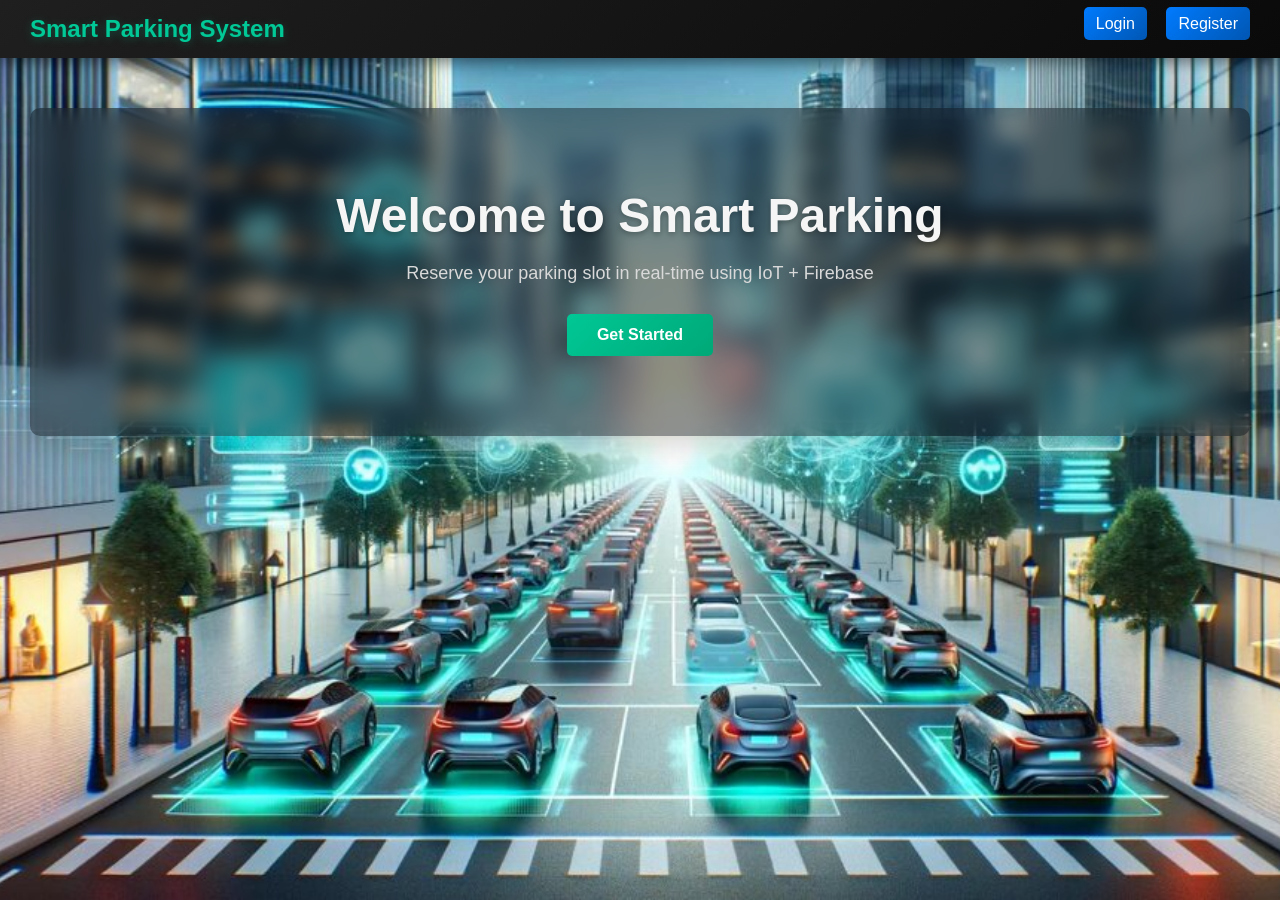
<file: index.html>
<!DOCTYPE html>
<html lang="en">
<head>
  <meta charset="UTF-8">
  <meta name="viewport" content="width=device-width, initial-scale=1.0">
  <title>Smart Parking System</title>
  <link rel="stylesheet" href="style.css">
</head>
<body>
  <nav>
    <h1>Smart Parking System</h1>
    <div>
      <a href="login.html">Login</a>
      <a href="register.html">Register</a>
    </div>
  </nav>

  <section class="hero">
    <h2>Welcome to Smart Parking</h2>
    <p>Reserve your parking slot in real-time using IoT + Firebase</p>
    <a href="login.html" class="btn">Get Started</a>
  </section>
</body>
</html>
</file>
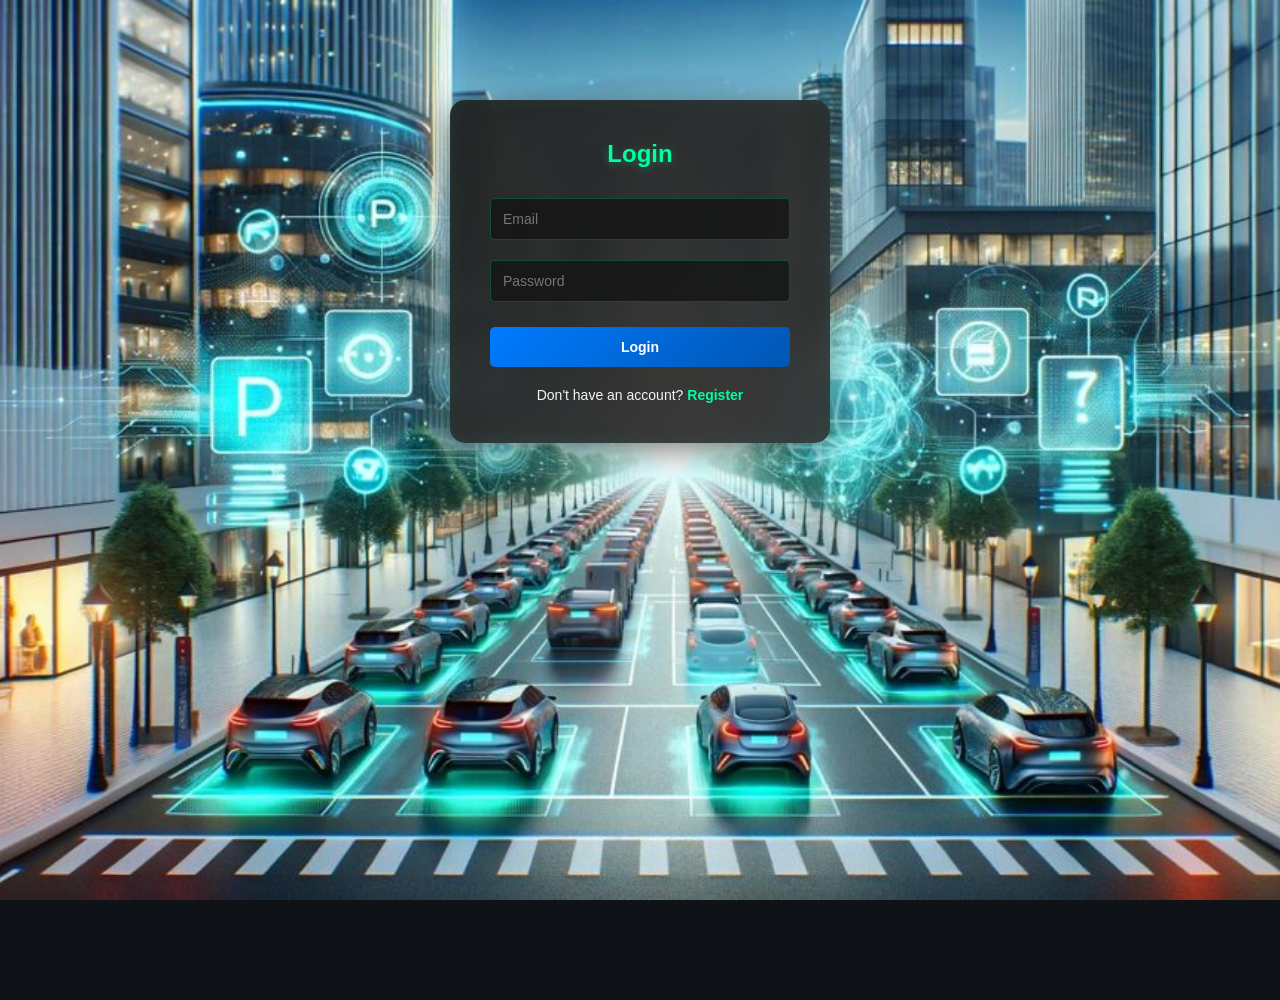
<file: admin.html>
<!DOCTYPE html>
<html lang="en">
<head>
    <meta charset="UTF-8">
    <meta name="viewport" content="width=device-width, initial-scale=1.0">

    <title>Admin Parking Dashboard</title>

    <style>
        * {
            box-sizing: border-box;
        }

        body {
            margin: 0;
            font-family: Arial, sans-serif;
            background: #f4f7fb;
            color: #222;
        }

        .header {
            background: #111827;
            color: white;
            padding: 18px 25px;
            display: flex;
            justify-content: space-between;
            align-items: center;
        }

        .header h1 {
            margin: 0;
            font-size: 24px;
        }

        .header-right {
            display: flex;
            align-items: center;
            gap: 12px;
        }

        .admin-badge {
            background: #2563eb;
            padding: 8px 14px;
            border-radius: 20px;
            font-size: 13px;
        }

        .logout-btn,
        .refresh-btn {
            border: none;
            padding: 9px 15px;
            border-radius: 7px;
            cursor: pointer;
            font-weight: bold;
        }

        .logout-btn {
            background: #ef4444;
            color: white;
        }

        .refresh-btn {
            background: #2563eb;
            color: white;
        }

        .container {
            max-width: 1500px;
            margin: 25px auto;
            padding: 0 20px;
        }

        .section-title {
            margin-top: 25px;
            margin-bottom: 15px;
            font-size: 23px;
        }

        .stats {
            display: grid;
            grid-template-columns: repeat(4, 1fr);
            gap: 18px;
            margin-bottom: 25px;
        }

        .stat-card {
            background: white;
            border-radius: 12px;
            padding: 20px;
            box-shadow: 0 3px 12px rgba(0,0,0,0.08);
        }

        .stat-title {
            color: #666;
            font-size: 14px;
            margin-bottom: 8px;
        }

        .stat-number {
            font-size: 30px;
            font-weight: bold;
        }

        .locations-grid {
            display: grid;
            grid-template-columns: repeat(auto-fit, minmax(230px, 1fr));
            gap: 15px;
        }

        .location-card {
            background: white;
            padding: 18px;
            border-radius: 12px;
            box-shadow: 0 3px 12px rgba(0,0,0,0.08);
        }

        .location-name {
            font-size: 18px;
            font-weight: bold;
            margin-bottom: 12px;
        }

        .location-info {
            display: flex;
            justify-content: space-between;
            margin-top: 8px;
        }

        .available-text {
            color: #16a34a;
            font-weight: bold;
        }

        .occupied-text {
            color: #dc2626;
            font-weight: bold;
        }

        .reserved-text {
            color: #d97706;
            font-weight: bold;
        }

        .filter-box {
            background: white;
            padding: 18px;
            border-radius: 12px;
            box-shadow: 0 3px 12px rgba(0,0,0,0.08);
            margin-bottom: 15px;
        }

        .filters {
            display: grid;
            grid-template-columns: 2fr 1fr 1fr auto;
            gap: 12px;
        }

        .filters input,
        .filters select {
            width: 100%;
            padding: 11px 12px;
            border: 1px solid #d1d5db;
            border-radius: 7px;
            background: white;
            font-size: 14px;
        }

        .clear-btn {
            border: none;
            padding: 11px 18px;
            border-radius: 7px;
            background: #6b7280;
            color: white;
            cursor: pointer;
            font-weight: bold;
        }

        .table-container {
            background: white;
            border-radius: 12px;
            box-shadow: 0 3px 12px rgba(0,0,0,0.08);
            overflow-x: auto;
        }

        table {
            width: 100%;
            border-collapse: collapse;
            min-width: 1000px;
        }

        th {
            background: #1f2937;
            color: white;
            padding: 13px;
            text-align: left;
            font-size: 14px;
            white-space: nowrap;
        }

        td {
            padding: 13px;
            border-bottom: 1px solid #e5e7eb;
            font-size: 14px;
        }

        tbody tr:hover {
            background: #f8fafc;
        }

        .status {
            display: inline-block;
            padding: 5px 10px;
            border-radius: 15px;
            font-size: 12px;
            font-weight: bold;
        }

        .status-available {
            background: #dcfce7;
            color: #166534;
        }

        .status-occupied {
            background: #fee2e2;
            color: #991b1b;
        }

        .status-reserved {
            background: #fef3c7;
            color: #92400e;
        }

        .vehicle-number {
            font-weight: bold;
            color: #1d4ed8;
        }

        .no-data {
            text-align: center;
            padding: 30px;
            color: #666;
        }

        .sync-bar {
            margin-top: 15px;
            display: flex;
            justify-content: space-between;
            align-items: center;
            background: white;
            padding: 12px 15px;
            border-radius: 8px;
            font-size: 13px;
            color: #555;
        }

        .sync-ok {
            color: #16a34a;
            font-weight: bold;
        }

        .sync-error {
            color: #dc2626;
            font-weight: bold;
        }

        @media (max-width: 900px) {
            .stats {
                grid-template-columns: repeat(2, 1fr);
            }

            .filters {
                grid-template-columns: 1fr;
            }

            .header {
                flex-direction: column;
                align-items: flex-start;
                gap: 12px;
            }
        }

        @media (max-width: 500px) {
            .stats {
                grid-template-columns: 1fr;
            }
        }
    </style>
</head>

<body>

<div class="header">

    <h1>🅿️ Admin Parking Dashboard</h1>

    <div class="header-right">

        <span class="admin-badge">ADMIN</span>

        <button class="refresh-btn" onclick="manualRefresh()">
            🔄 Refresh
        </button>

        <button class="logout-btn" onclick="logoutAdmin()">
            Logout
        </button>

    </div>

</div>


<div class="container">

    <!-- STATISTICS -->

    <div class="stats">

        <div class="stat-card">
            <div class="stat-title">Total Locations</div>
            <div class="stat-number" id="totalLocations">0</div>
        </div>

        <div class="stat-card">
            <div class="stat-title">Total Slots</div>
            <div class="stat-number" id="totalSlots">0</div>
        </div>

        <div class="stat-card">
            <div class="stat-title">Available Slots</div>
            <div class="stat-number available-text" id="availableSlots">
                0
            </div>
        </div>

        <div class="stat-card">
            <div class="stat-title">Occupied Slots</div>
            <div class="stat-number occupied-text" id="occupiedSlots">
                0
            </div>
        </div>

    </div>


    <!-- LOCATION SUMMARY -->

    <h2 class="section-title">📍 Parking Locations</h2>

    <div id="locationsContainer" class="locations-grid">

        <div class="no-data">
            Loading locations...
        </div>

    </div>


    <!-- PARKING SLOTS -->

    <h2 class="section-title">🅿️ All Parking Slot Details</h2>

    <div class="filter-box">

        <div class="filters">

            <input
                type="text"
                id="slotSearch"
                placeholder="🔍 Search location, slot, sensor, vehicle..."
                oninput="filterSlots()"
            >

            <select id="locationFilter" onchange="filterSlots()">

                <option value="ALL">
                    All Locations
                </option>

            </select>

            <select id="statusFilter" onchange="filterSlots()">

                <option value="ALL">
                    All Status
                </option>

                <option value="OCCUPIED">
                    Occupied
                </option>

                <option value="AVAILABLE">
                    Available
                </option>

                <option value="RESERVED">
                    Reserved
                </option>

            </select>

            <button class="clear-btn" onclick="clearFilters()">
                Clear
            </button>

        </div>

    </div>


    <div class="table-container">

        <table>

            <thead>

                <tr>
                    <th>Location</th>
                    <th>Slot</th>
                    <th>Sensor</th>
                    <th>Status</th>
                    <th>Status Code</th>
                    <th>Vehicle Number</th>
                    <th>Record ID</th>
                </tr>

            </thead>

            <tbody id="slotsTableBody">

                <tr>

                    <td colspan="7" class="no-data">
                        Loading parking slots...
                    </td>

                </tr>

            </tbody>

        </table>

    </div>


    <div class="sync-bar">

        <div>
            Last updated:
            <strong id="lastUpdated">--</strong>
        </div>

        <div id="syncStatus" class="sync-ok">
            ● Connected
        </div>

    </div>

</div>


<script>

/* =========================================================
   AIRTABLE CONFIGURATION
   ========================================================= */

const AIRTABLE_API_KEY =
    "patonNHFlI2tk3iRS.c1d7c5f15942e5717c1d3fd3d7c13213c4a762e4dd57dd655e44cba3130581bb";

const AIRTABLE_BASE_ID =
    "appWhAZEQegXTWIjR";

const LOCATIONS_TABLE =
    "tblIPvP8uLqzwoIUC";

const SLOTS_TABLE =
    "ParkingSlots";


/* =========================================================
   GLOBAL DATA
   ========================================================= */

let allLocations = [];
let allSlots = [];

let firstLoad = true;
let refreshInProgress = false;
let refreshTimer = null;


/* =========================================================
   ADMIN CHECK
   ========================================================= */

function checkAdmin() {

    const currentUser =
        JSON.parse(
            localStorage.getItem("currentUser") || "null"
        );

    if (!currentUser) {
        window.location.href = "login.html";
        return false;
    }

    const role =
        String(currentUser.role || "user")
            .toLowerCase()
            .trim();

    if (role !== "admin") {

        alert("Admin access required.");

        window.location.href = "dashboard.html";

        return false;
    }

    return true;
}


/* =========================================================
   AIRTABLE REQUEST
   ========================================================= */

async function fetchAllRecords(tableName) {

    let records = [];
    let offset = null;

    do {

        let url =
            `https://api.airtable.com/v0/${AIRTABLE_BASE_ID}/${encodeURIComponent(tableName)}?pageSize=100`;

        if (offset) {
            url += `&offset=${encodeURIComponent(offset)}`;
        }

        const response =
            await fetch(url, {

                headers: {
                    Authorization:
                        `Bearer ${AIRTABLE_API_KEY}`
                }

            });

        if (!response.ok) {

            throw new Error(
                `Airtable error ${response.status}`
            );
        }

        const data =
            await response.json();

        if (data.records) {
            records =
                records.concat(data.records);
        }

        offset =
            data.offset || null;

    } while (offset);

    return records;
}


/* =========================================================
   NORMALIZE LINKED AIRTABLE VALUE
   ========================================================= */

function normalizeLinkedValue(value) {

    if (Array.isArray(value)) {

        if (value.length === 0) {
            return "";
        }

        const first = value[0];

        if (
            typeof first === "object" &&
            first !== null
        ) {

            return String(
                first.id ||
                first.name ||
                ""
            ).trim();

        }

        return String(first).trim();
    }


    if (
        typeof value === "object" &&
        value !== null
    ) {

        return String(
            value.id ||
            value.name ||
            ""
        ).trim();
    }


    return String(value || "").trim();
}


/* =========================================================
   NORMALIZE LOCATIONS
   ========================================================= */

function normalizeLocations(records) {

    return records.map(record => {

        const f =
            record.fields || {};

        return {

            id:
                String(record.id || "").trim(),

            name:
                String(
                    f.name ||
                    f.Name ||
                    f.locationName ||
                    f.LocationName ||
                    "Unknown Location"
                ).trim(),

            address:
                f.address ||
                f.Address ||
                "",

            totalSlots:
                Number(
                    f.totalSlots ||
                    f.TotalSlots ||
                    0
                ),

            city:
                f.city ||
                f.City ||
                "",

            phone:
                f.phone ||
                f.Phone ||
                "",

            ratePerHour:
                f.ratePerHour ||
                f.RatePerHour ||
                "",

            openTime:
                f.openTime ||
                f.OpenTime ||
                "",

            closeTime:
                f.closeTime ||
                f.CloseTime ||
                ""

        };

    });
}


/* =========================================================
   NORMALIZE SLOTS
   ========================================================= */

function normalizeSlots(records) {

    return records.map(record => {

        const f =
            record.fields || {};

        return {

            id:
                String(record.id || "").trim(),

            locationId:
                normalizeLinkedValue(
                    f.locationId ??
                    f.LocationId ??
                    f.location ??
                    f.Location
                ),

            slotNumber:
                f.slotNumber ??
                f.SlotNumber ??
                "",

            statusCode:
                f.statusCode ??
                f.StatusCode ??
                "",

            status:
                String(
                    f.status ||
                    f.Status ||
                    ""
                )
                .toUpperCase()
                .trim(),

            sensorId:
                f.sensorId ||
                f.SensorId ||
                "",

            vehicleNumber:
                f.vehicleNumber ||
                f.VehicleNumber ||
                ""

        };

    });
}


/* =========================================================
   GET LOCATION BY SLOT LOCATION VALUE
   ========================================================= */

function findLocationForSlot(slot) {

    const value =
        String(
            slot.locationId || ""
        )
        .trim()
        .toLowerCase();

    if (!value) {
        return null;
    }

    return allLocations.find(location => {

        const locationId =
            String(location.id || "")
                .trim()
                .toLowerCase();

        const locationName =
            String(location.name || "")
                .trim()
                .toLowerCase();

        return (
            value === locationId ||
            value === locationName
        );

    }) || null;
}


/* =========================================================
   GET LOCATION NAME
   ========================================================= */

function getLocationName(locationId) {

    const value =
        String(locationId || "")
            .trim()
            .toLowerCase();

    if (!value) {
        return "Unknown Location";
    }

    const location =
        allLocations.find(item => {

            const id =
                String(item.id || "")
                    .trim()
                    .toLowerCase();

            const name =
                String(item.name || "")
                    .trim()
                    .toLowerCase();

            return (
                value === id ||
                value === name
            );

        });

    return location
        ? location.name
        : "Unknown Location";
}


/* =========================================================
   STATUS LABEL
   ========================================================= */

function getStatusLabel(
    statusCode,
    status
) {

    const cleanStatus =
        String(status || "")
            .toUpperCase()
            .trim();

    if (cleanStatus === "OCCUPIED") {
        return "OCCUPIED";
    }

    if (cleanStatus === "AVAILABLE") {
        return "AVAILABLE";
    }

    if (cleanStatus === "RESERVED") {
        return "RESERVED";
    }

    if (Number(statusCode) === 0) {
        return "OCCUPIED";
    }

    if (Number(statusCode) === 1) {
        return "AVAILABLE";
    }

    if (Number(statusCode) === 2) {
        return "RESERVED";
    }

    return "UNKNOWN";
}


/* =========================================================
   LOAD ADMIN DATA
   ========================================================= */

async function loadAdminData(manual = false) {

    if (refreshInProgress) {
        return;
    }

    refreshInProgress = true;

    const syncStatus =
        document.getElementById("syncStatus");

    if (manual) {

        syncStatus.textContent =
            "● Refreshing...";

        syncStatus.className = "";

    }

    try {

        const results =
            await Promise.all([

                fetchAllRecords(
                    LOCATIONS_TABLE
                ),

                fetchAllRecords(
                    SLOTS_TABLE
                )

            ]);


        const newLocations =
            normalizeLocations(
                results[0]
            );

        const newSlots =
            normalizeSlots(
                results[1]
            );


        if (firstLoad) {

            allLocations =
                newLocations;

            allSlots =
                newSlots;

            updateFullDashboard();

            firstLoad = false;

        } else {

            updateChangedData(
                newLocations,
                newSlots
            );

        }


        document.getElementById(
            "lastUpdated"
        ).textContent =
            new Date().toLocaleTimeString();


        syncStatus.textContent =
            "● Connected";

        syncStatus.className =
            "sync-ok";

    }

    catch (error) {

        console.error(
            "Admin dashboard error:",
            error
        );

        syncStatus.textContent =
            "● Sync error";

        syncStatus.className =
            "sync-error";

    }

    finally {

        refreshInProgress = false;

    }
}


/* =========================================================
   UPDATE FULL DASHBOARD
   ========================================================= */

function updateFullDashboard() {

    updateStatistics();

    displayLocations();

    populateLocationFilter();

    displayFilteredRows();

}


/* =========================================================
   UPDATE CHANGED DATA
   ========================================================= */

function updateChangedData(
    newLocations,
    newSlots
) {

    const locationsChanged =
        JSON.stringify(allLocations) !==
        JSON.stringify(newLocations);

    const slotsChanged =
        JSON.stringify(allSlots) !==
        JSON.stringify(newSlots);


    if (locationsChanged) {

        allLocations =
            newLocations;

        populateLocationFilter();

        displayLocations();

    }


    if (slotsChanged) {

        allSlots =
            newSlots;

        updateStatistics();

        updateLocationCounters();

        /*
         * Re-apply current filters.
         * The selected location and status
         * are never reset.
         */
        displayFilteredRows();

    }

}


/* =========================================================
   STATISTICS
   ========================================================= */

function updateStatistics() {

    document.getElementById(
        "totalLocations"
    ).textContent =
        allLocations.length;


    document.getElementById(
        "totalSlots"
    ).textContent =
        allSlots.length;


    let available = 0;
    let occupied = 0;


    allSlots.forEach(slot => {

        const status =
            getStatusLabel(
                slot.statusCode,
                slot.status
            );

        if (status === "AVAILABLE") {
            available++;
        }

        if (status === "OCCUPIED") {
            occupied++;
        }

    });


    document.getElementById(
        "availableSlots"
    ).textContent =
        available;


    document.getElementById(
        "occupiedSlots"
    ).textContent =
        occupied;
}


/* =========================================================
   DISPLAY LOCATIONS
   ========================================================= */

function displayLocations() {

    const container =
        document.getElementById(
            "locationsContainer"
        );

    if (allLocations.length === 0) {

        container.innerHTML = `
            <div class="no-data">
                No locations found.
            </div>
        `;

        return;
    }


    container.innerHTML =
        allLocations.map(location => {

            /*
             * IMPORTANT:
             * Use findLocationForSlot so
             * location ID and location name
             * are both supported.
             */

            const locationSlots =
                allSlots.filter(slot => {

                    const slotLocation =
                        findLocationForSlot(slot);

                    return (
                        slotLocation &&
                        slotLocation.id ===
                        location.id
                    );

                });


            let available = 0;
            let occupied = 0;
            let reserved = 0;


            locationSlots.forEach(slot => {

                const status =
                    getStatusLabel(
                        slot.statusCode,
                        slot.status
                    );

                if (status === "AVAILABLE") {
                    available++;
                }

                if (status === "OCCUPIED") {
                    occupied++;
                }

                if (status === "RESERVED") {
                    reserved++;
                }

            });


            return `

                <div
                    class="location-card"
                    data-location-card="${escapeHTML(location.id)}"
                >

                    <div class="location-name">
                        📍 ${escapeHTML(location.name)}
                    </div>

                    <div class="location-info">
                        <span>Total Slots</span>
                        <strong data-total>
                            ${locationSlots.length}
                        </strong>
                    </div>

                    <div class="location-info">
                        <span>Available</span>

                        <strong
                            class="available-text"
                            data-available
                        >
                            ${available}
                        </strong>
                    </div>

                    <div class="location-info">
                        <span>Occupied</span>

                        <strong
                            class="occupied-text"
                            data-occupied
                        >
                            ${occupied}
                        </strong>
                    </div>

                    <div class="location-info">
                        <span>Reserved</span>

                        <strong
                            class="reserved-text"
                            data-reserved
                        >
                            ${reserved}
                        </strong>
                    </div>

                </div>

            `;

        }).join("");
}


/* =========================================================
   UPDATE LOCATION COUNTERS
   ========================================================= */

function updateLocationCounters() {

    allLocations.forEach(location => {

        const card =
            document.querySelector(
                `[data-location-card="${CSS.escape(location.id)}"]`
            );

        if (!card) {
            return;
        }


        const locationSlots =
            allSlots.filter(slot => {

                const slotLocation =
                    findLocationForSlot(slot);

                return (
                    slotLocation &&
                    slotLocation.id ===
                    location.id
                );

            });


        let available = 0;
        let occupied = 0;
        let reserved = 0;


        locationSlots.forEach(slot => {

            const status =
                getStatusLabel(
                    slot.statusCode,
                    slot.status
                );

            if (status === "AVAILABLE") {
                available++;
            }

            if (status === "OCCUPIED") {
                occupied++;
            }

            if (status === "RESERVED") {
                reserved++;
            }

        });


        const totalElement =
            card.querySelector(
                "[data-total]"
            );

        const availableElement =
            card.querySelector(
                "[data-available]"
            );

        const occupiedElement =
            card.querySelector(
                "[data-occupied]"
            );

        const reservedElement =
            card.querySelector(
                "[data-reserved]"
            );


        if (totalElement) {
            totalElement.textContent =
                locationSlots.length;
        }

        if (availableElement) {
            availableElement.textContent =
                available;
        }

        if (occupiedElement) {
            occupiedElement.textContent =
                occupied;
        }

        if (reservedElement) {
            reservedElement.textContent =
                reserved;
        }

    });
}


/* =========================================================
   POPULATE LOCATION FILTER
   ========================================================= */

function populateLocationFilter() {

    const select =
        document.getElementById(
            "locationFilter"
        );

    const currentValue =
        select.value;


    select.innerHTML = `
        <option value="ALL">
            All Locations
        </option>
    `;


    allLocations.forEach(location => {

        const option =
            document.createElement(
                "option"
            );

        /*
         * VERY IMPORTANT:
         * Dropdown VALUE is the
         * Airtable Location Record ID.
         */

        option.value =
            location.id;

        option.textContent =
            location.name;

        select.appendChild(option);

    });


    const stillExists =
        Array.from(
            select.options
        ).some(
            option =>
                option.value ===
                currentValue
        );


    if (stillExists) {

        select.value =
            currentValue;

    } else {

        select.value =
            "ALL";

    }
}


/* =========================================================
   DISPLAY SLOTS
   ========================================================= */

function displaySlots(slots) {

    const tbody =
        document.getElementById(
            "slotsTableBody"
        );


    if (!slots || slots.length === 0) {

        tbody.innerHTML = `
            <tr>
                <td colspan="7" class="no-data">
                    No parking slots found.
                </td>
            </tr>
        `;

        return;
    }


    const sortedSlots =
        [...slots].sort(
            (a, b) => {

                const locationA =
                    getLocationName(
                        a.locationId
                    ).toLowerCase();

                const locationB =
                    getLocationName(
                        b.locationId
                    ).toLowerCase();


                if (locationA < locationB) {
                    return -1;
                }

                if (locationA > locationB) {
                    return 1;
                }


                return Number(
                    a.slotNumber || 0
                ) -
                Number(
                    b.slotNumber || 0
                );

            }
        );


    tbody.innerHTML =
        sortedSlots
            .map(
                slot =>
                    createRowHTML(slot)
            )
            .join("");
}


/* =========================================================
   CREATE TABLE ROW
   ========================================================= */

function createRowHTML(slot) {

    const locationName =
        getLocationName(
            slot.locationId
        );


    const status =
        getStatusLabel(
            slot.statusCode,
            slot.status
        );


    let statusClass =
        "status";


    if (status === "AVAILABLE") {

        statusClass +=
            " status-available";

    }

    else if (status === "OCCUPIED") {

        statusClass +=
            " status-occupied";

    }

    else if (status === "RESERVED") {

        statusClass +=
            " status-reserved";

    }


    let vehicleHTML =
        "—";


    /*
     * Vehicle number only when occupied.
     */

    if (
        status === "OCCUPIED" &&
        String(
            slot.vehicleNumber || ""
        ).trim() !== ""
    ) {

        vehicleHTML =
            `<span class="vehicle-number">
                ${escapeHTML(
                    String(
                        slot.vehicleNumber
                    )
                )}
            </span>`;

    }


    return `

        <tr id="row-${escapeHTML(slot.id)}">

            <td>
                <strong>
                    ${escapeHTML(locationName)}
                </strong>
            </td>

            <td>
                Slot ${escapeHTML(
                    String(
                        slot.slotNumber || "-"
                    )
                )}
            </td>

            <td>
                ${escapeHTML(
                    String(
                        slot.sensorId || "-"
                    )
                )}
            </td>

            <td>

                <span class="${statusClass}">
                    ${escapeHTML(status)}
                </span>

            </td>

            <td>
                ${escapeHTML(
                    String(
                        slot.statusCode ?? "-"
                    )
                )}
            </td>

            <td>
                ${vehicleHTML}
            </td>

            <td>
                ${escapeHTML(slot.id)}
            </td>

        </tr>

    `;
}


/* =========================================================
   FILTER SLOTS
   ========================================================= */

function filterSlots() {

    displayFilteredRows();

}


/* =========================================================
   DISPLAY FILTERED ROWS
   ========================================================= */

function displayFilteredRows() {

    const searchText =
        document.getElementById(
            "slotSearch"
        )
        .value
        .toLowerCase()
        .trim();


    const selectedLocation =
        document.getElementById(
            "locationFilter"
        ).value;


    const selectedStatus =
        document.getElementById(
            "statusFilter"
        ).value;


    /*
     * Find selected location object.
     */

    const selectedLocationObject =
        selectedLocation === "ALL"
            ? null
            : allLocations.find(
                location =>
                    String(location.id)
                        .trim() ===
                    String(selectedLocation)
                        .trim()
            );


    const filteredSlots =
        allSlots.filter(slot => {

            /*
             * Find actual location of this slot.
             */

            const slotLocation =
                findLocationForSlot(slot);


            /*
             * LOCATION FILTER
             */

            let locationMatch =
                true;


            if (
                selectedLocation !==
                "ALL"
            ) {

                if (
                    !selectedLocationObject ||
                    !slotLocation
                ) {

                    locationMatch =
                        false;

                } else {

                    locationMatch =
                        String(
                            slotLocation.id
                        ).trim() ===
                        String(
                            selectedLocationObject.id
                        ).trim();

                }

            }


            /*
             * STATUS FILTER
             */

            const status =
                getStatusLabel(
                    slot.statusCode,
                    slot.status
                );


            const statusMatch =
                selectedStatus ===
                    "ALL" ||
                status ===
                    selectedStatus;


            /*
             * SEARCH FILTER
             */

            const locationName =
                slotLocation
                    ? slotLocation.name
                    : getLocationName(
                        slot.locationId
                    );


            const searchMatch =
                searchText === "" ||

                String(locationName)
                    .toLowerCase()
                    .includes(searchText) ||

                String(
                    slot.slotNumber || ""
                )
                .toLowerCase()
                .includes(searchText) ||

                String(
                    slot.sensorId || ""
                )
                .toLowerCase()
                .includes(searchText) ||

                String(
                    slot.vehicleNumber || ""
                )
                .toLowerCase()
                .includes(searchText) ||

                String(
                    slot.id || ""
                )
                .toLowerCase()
                .includes(searchText);


            /*
             * ALL filters must match.
             */

            return (
                locationMatch &&
                statusMatch &&
                searchMatch
            );

        });


    displaySlots(
        filteredSlots
    );
}


/* =========================================================
   CLEAR FILTERS
   ========================================================= */

function clearFilters() {

    document.getElementById(
        "slotSearch"
    ).value = "";


    document.getElementById(
        "locationFilter"
    ).value = "ALL";


    document.getElementById(
        "statusFilter"
    ).value = "ALL";


    displayFilteredRows();
}


/* =========================================================
   ESCAPE HTML
   ========================================================= */

function escapeHTML(value) {

    return String(value)
        .replace(/&/g, "&amp;")
        .replace(/</g, "&lt;")
        .replace(/>/g, "&gt;")
        .replace(/"/g, "&quot;")
        .replace(/'/g, "&#039;");
}


/* =========================================================
   MANUAL REFRESH
   ========================================================= */

function manualRefresh() {

    loadAdminData(true);

}


/* =========================================================
   LOGOUT
   ========================================================= */

function logoutAdmin() {

    localStorage.removeItem(
        "currentUser"
    );

    window.location.href =
        "login.html";
}


/* =========================================================
   START ADMIN DASHBOARD
   ========================================================= */

window.onload = function () {

    if (!checkAdmin()) {
        return;
    }


    loadAdminData(true);


    /*
     * Refresh every 2 seconds.
     * Current filters remain selected.
     */

    refreshTimer =
        setInterval(
            function () {

                loadAdminData(false);

            },
            2000
        );

};

</script>

</body>
</html>
</file>
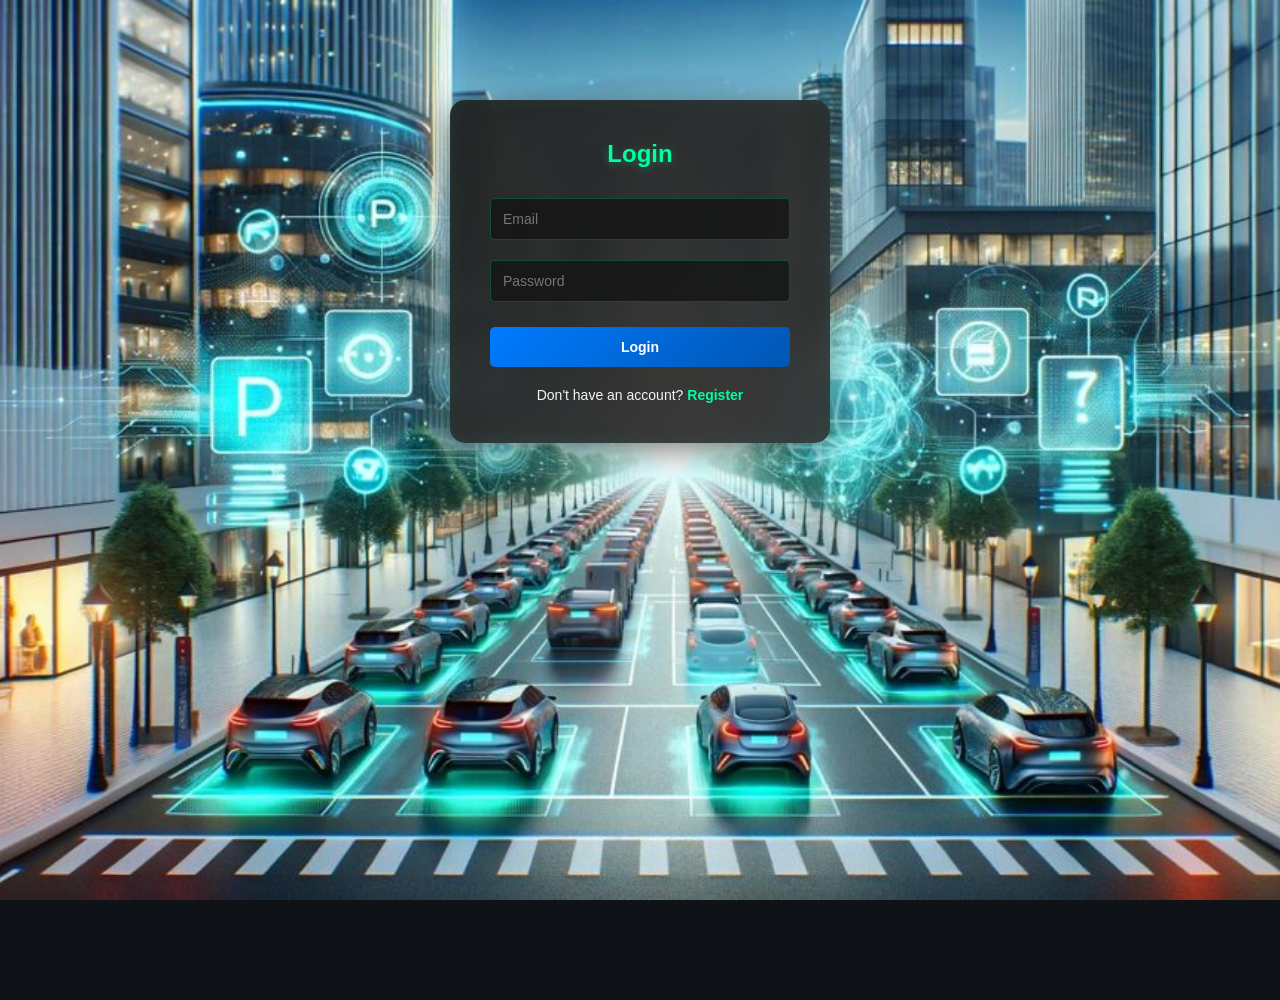
<file: history.html>
<!DOCTYPE html>
<html lang="en">
<head>
  <meta charset="UTF-8">
  <meta name="viewport" content="width=device-width, initial-scale=1.0">
  <title>Booking History</title>
  <link rel="stylesheet" href="style.css">
</head>
<body>
  <nav>
    <h1>Booking History</h1>
    <div>
      <button onclick="window.location.href='dashboard.html'">Dashboard</button>
      <button onclick="logout()">Logout</button>
    </div>
  </nav>

  <h2 class="center">Booking History</h2>

  <div class="history-container">
    <table class="history-table">
      <thead>
        <tr>
          <th>Date & Time</th>
          <th>Slot</th>
          <th>Action</th>
        </tr>
      </thead>
      <tbody id="historyBody">
        <tr class="history-empty">
          <td colspan="3">Loading booking history…</td>
        </tr>
      </tbody>
    </table>
  </div>

  <script type="module" src="script.js"></script>
  <script type="module" src="auth.js"></script>
  <script type="module">
    window.addEventListener('DOMContentLoaded', () => {
      if (typeof loadBookingHistory === 'function') {
        loadBookingHistory();
      }
    });
  </script>
</body>
</html>
  <script>
    // Check if user is logged in
    if (!localStorage.getItem("currentUser")) {
      window.location.href = "login.html";
    }
  </script>
</file>
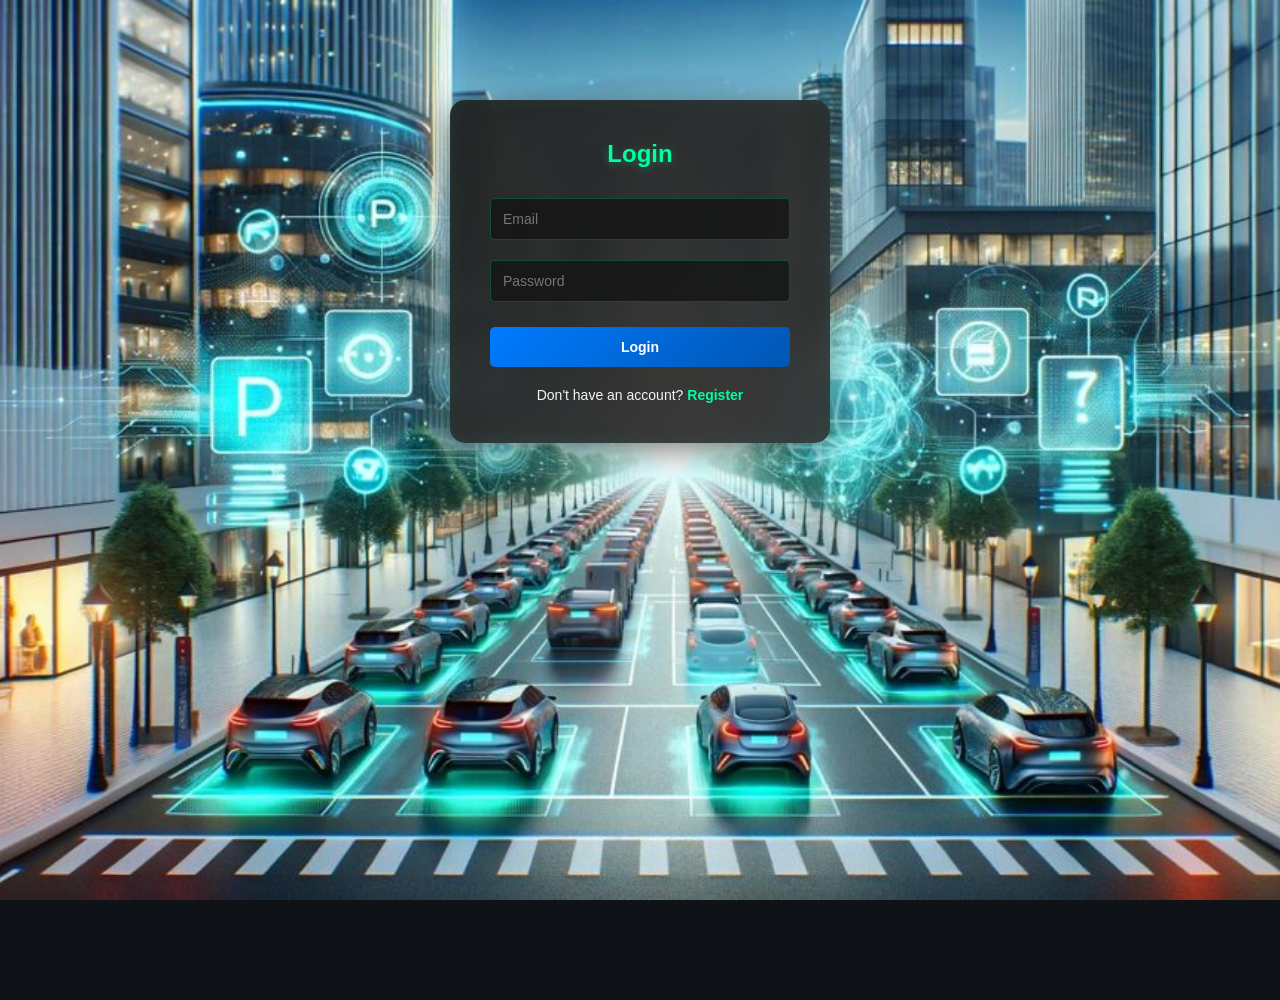
<file: login.html>
<!DOCTYPE html>
<html lang="en">
<head>
  <meta charset="UTF-8">
  <meta name="viewport" content="width=device-width, initial-scale=1.0">
  <title>Login</title>
  <link rel="stylesheet" href="style.css">
</head>
<body>
  <div class="auth-container">
    <h2>Login</h2>
    <input type="email" id="loginEmail" placeholder="Email">
    <input type="password" id="loginPassword" placeholder="Password">
    <button onclick="login()">Login</button>
    <p>Don't have an account? <a href="register.html">Register</a></p>
  </div>
  <script type="module" src="auth.js"></script>
</body>
</html>
</file>
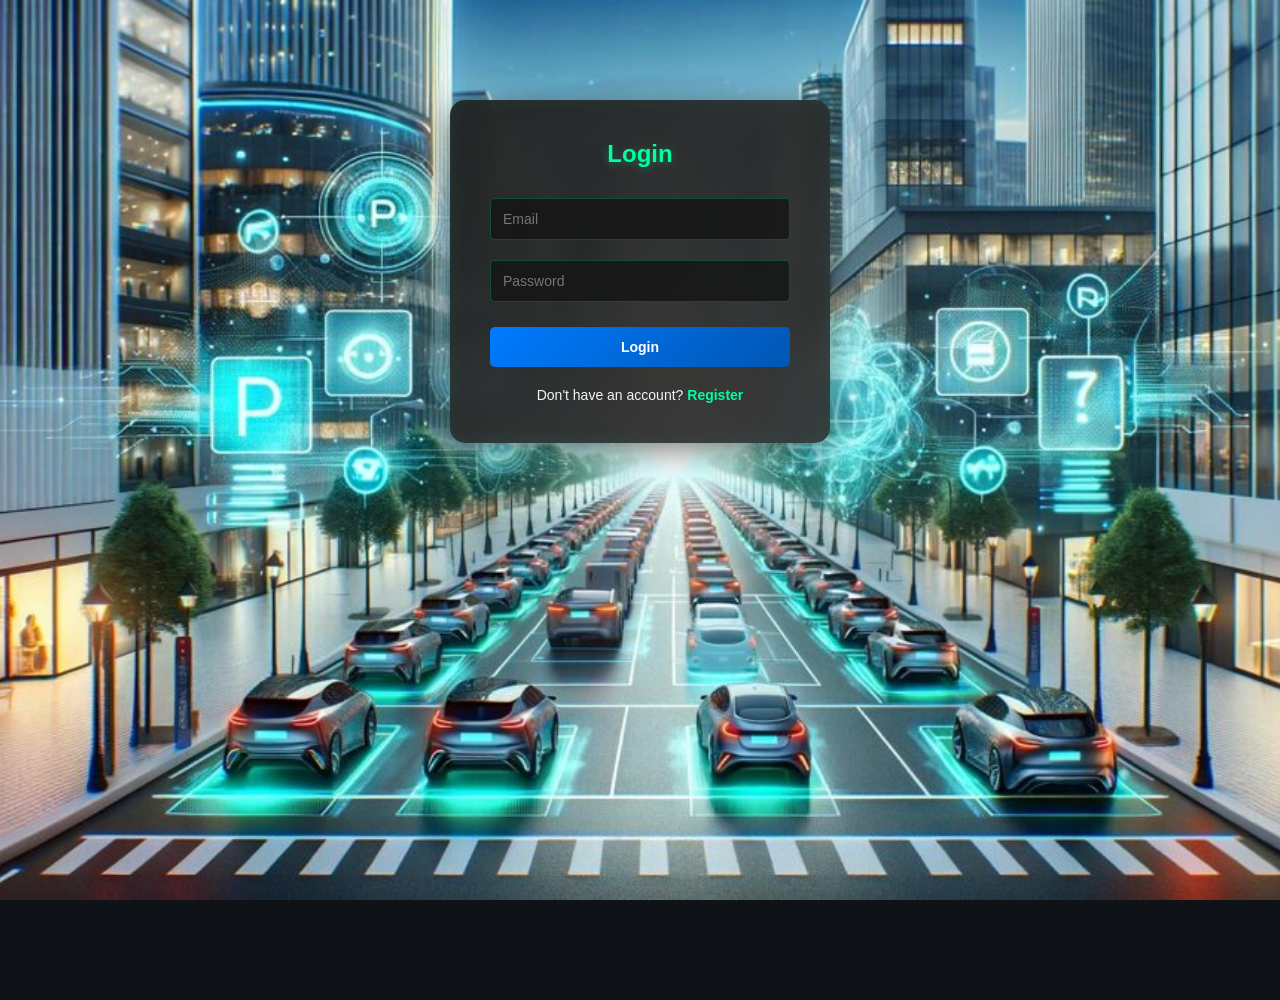
<file: profile.html>
<!DOCTYPE html>
<html lang="en">
<head>
  <meta charset="UTF-8">
  <meta name="viewport" content="width=device-width, initial-scale=1.0">
  <title>User Profile</title>
  <link rel="stylesheet" href="style.css">
</head>
<body>
  <nav>
    <h1>User Profile</h1>
    <div>
      <button onclick="window.location.href='dashboard.html'">Dashboard</button>
      <button onclick="logout()">Logout</button>
    </div>
  </nav>

  <div class="auth-container">
    <h2>Profile Details</h2>
    <input id="profileName" type="text" placeholder="Full name" />
    <input id="profileEmail" type="email" placeholder="Email" disabled />
    <input id="profilePhone" type="text" placeholder="Phone number" />
    <input id="profileVehicleModel" type="text" placeholder="Vehicle model" />
    <input id="profileVehicleNumber" type="text" placeholder="Vehicle number" />
    <button onclick="updateProfile()">Save Profile</button>
  </div>

  <script type="module" src="auth.js"></script>
  <script>
    function initProfilePage() {
      if (!localStorage.getItem("currentUser")) {
        window.location.href = "login.html";
        return;
      }
      if (typeof window.loadProfile === 'function') {
        window.loadProfile();
      } else {
        window.addEventListener('load', () => {
          if (typeof window.loadProfile === 'function') {
            window.loadProfile();
          }
        });
      }
    }
    initProfilePage();
  </script>
</body>
</html>
</file>
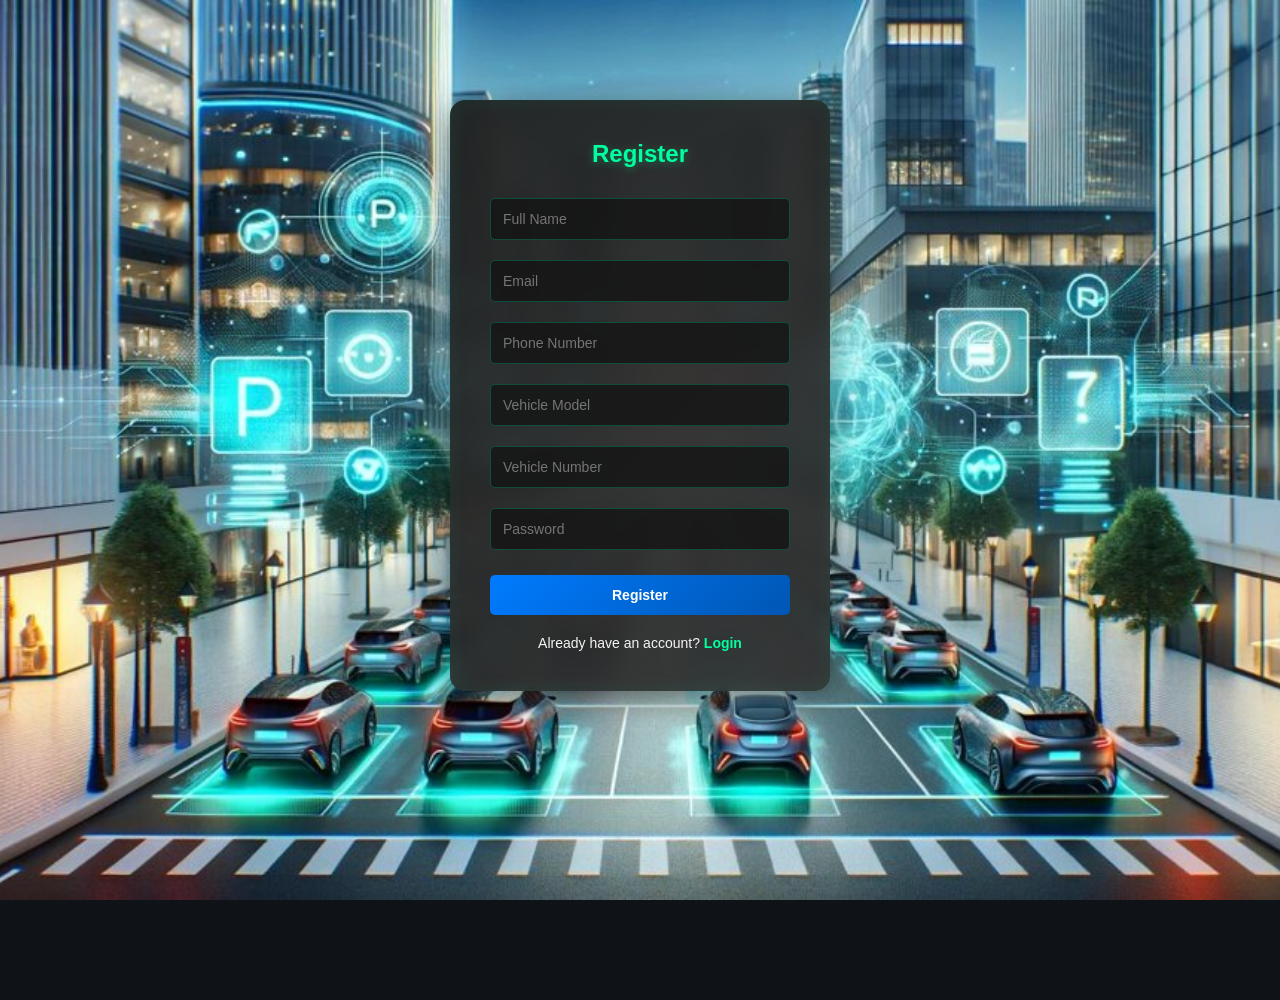
<file: register.html>
<!DOCTYPE html>
<html lang="en">
<head>
  <meta charset="UTF-8">
  <meta name="viewport" content="width=device-width, initial-scale=1.0">
  <title>Register</title>
  <link rel="stylesheet" href="style.css">
</head>
<body>
  <div class="auth-container">
    <h2>Register</h2>
    <input type="text" id="registerName" placeholder="Full Name">
    <input type="email" id="registerEmail" placeholder="Email">
    <input type="tel" id="registerPhone" placeholder="Phone Number">
    <input type="text" id="registerVehicleModel" placeholder="Vehicle Model">
    <input type="text" id="registerVehicleNumber" placeholder="Vehicle Number">
    <input type="password" id="registerPassword" placeholder="Password">
    <button onclick="register()">Register</button>
    <p>Already have an account? <a href="login.html">Login</a></p>
  </div>
  <script type="module" src="auth.js"></script>
</body>
</html>
</file>
<file: style.css>
body {

  font-family: Arial, sans-serif;

  margin: 0;

  background: url('parking1.jpg') center/cover fixed no-repeat;

  background-color: #0f1216;

  color: #f5f5f5;

  min-height: 100vh;

}


/* =========================================================
   NAVIGATION
========================================================= */

nav {

  display: flex;

  justify-content: space-between;

  padding: 15px 30px;

  background: linear-gradient(135deg, #1f1f1f 0%, #0a0a0a 100%);

  box-shadow: 0 4px 15px rgba(0, 0, 0, 0.5);

}

nav h1 {

  margin: 0;

  color: #00c896;

  text-shadow: 0 2px 10px rgba(0, 200, 150, 0.3);

}

nav a,
nav button {

  color: white;

  margin-left: 15px;

  text-decoration: none;

  background: linear-gradient(135deg, #007bff 0%, #0056b3 100%);

  padding: 8px 12px;

  border: none;

  border-radius: 5px;

  cursor: pointer;

  transition: all 0.3s;

}

nav a:hover,
nav button:hover {

  background: linear-gradient(135deg, #0056b3 0%, #003d82 100%);

  transform: translateY(-2px);

  box-shadow: 0 4px 12px rgba(0, 123, 255, 0.4);

}


/* =========================================================
   HERO
========================================================= */

.hero {

  text-align: center;

  padding: 80px 20px;

  background: rgba(8, 12, 18, 0.45);

  background-attachment: local;

  border-radius: 10px;

  margin: 50px 30px;

  box-shadow: 0 8px 32px rgba(0, 0, 0, 0.18);

  backdrop-filter: blur(10px);

}

.hero h2 {

  font-size: 48px;

  margin: 0 0 20px 0;

  color: #f5f5f5;

  text-shadow: 0 2px 6px rgba(0, 0, 0, 0.35);

}

.hero p {

  font-size: 18px;

  margin: 0 0 30px 0;

  color: #d9d9d9;

}


/* =========================================================
   BUTTON
========================================================= */

.btn {

  display: inline-block;

  background: linear-gradient(135deg, #00c896 0%, #00a877 100%);

  padding: 12px 30px;

  color: white;

  text-decoration: none;

  border-radius: 5px;

  font-weight: bold;

  transition: all 0.3s;

  border: none;

  cursor: pointer;

}

.btn:hover {

  background: linear-gradient(135deg, #00a877 0%, #008857 100%);

  transform: translateY(-3px);

  box-shadow: 0 6px 20px rgba(0, 200, 150, 0.4);

}


/* =========================================================
   AUTH CONTAINER
========================================================= */

.auth-container {

  width: 300px;

  margin: 100px auto;

  display: flex;

  flex-direction: column;

  background: linear-gradient(
    135deg,
    rgba(31, 31, 31, 0.95) 0%,
    rgba(50, 50, 50, 0.95) 100%
  );

  padding: 40px;

  border-radius: 15px;

  box-shadow:
    0 8px 32px rgba(0, 0, 0, 0.5),
    inset 0 0 20px rgba(0, 200, 150, 0.1);

  backdrop-filter: blur(10px);

}

.auth-container h2 {

  text-align: center;

  color: #00ff9f;

  margin-top: 0;

  text-shadow: 0 2px 8px rgba(0, 255, 159, 0.3);

}

.auth-container input {

  margin: 10px 0;

  padding: 12px;

  border: 1px solid rgba(0, 200, 150, 0.3);

  border-radius: 5px;

  background: rgba(20, 20, 20, 0.8);

  color: white;

  font-size: 14px;

  transition: all 0.3s;

}

.auth-container input:focus {

  outline: none;

  border-color: rgba(0, 255, 159, 0.7);

  background: rgba(20, 20, 20, 0.95);

  box-shadow: 0 0 10px rgba(0, 255, 159, 0.2);

}

.auth-container button {

  margin: 15px 0 10px 0;

  padding: 12px;

  background: linear-gradient(135deg, #007bff 0%, #0056b3 100%);

  border: none;

  border-radius: 5px;

  color: white;

  font-size: 14px;

  font-weight: bold;

  cursor: pointer;

  transition: all 0.3s;

}

.auth-container button:hover {

  background: linear-gradient(135deg, #0056b3 0%, #003d82 100%);

  transform: translateY(-2px);

  box-shadow: 0 5px 15px rgba(0, 123, 255, 0.4);

}

.auth-container p {

  text-align: center;

  font-size: 14px;

  margin: 10px 0 0 0;

}

.auth-container a {

  color: #00ff9f;

  text-decoration: none;

  font-weight: bold;

}

.auth-container a:hover {

  text-decoration: underline;

}


/* =========================================================
   PARKING GRID
========================================================= */

.parking-grid {

  display: grid;

  grid-template-columns: repeat(auto-fit, minmax(220px, 1fr));

  gap: 20px;

  padding: 30px;

  background: rgba(10, 14, 22, 0.58);

  border-radius: 10px;

  margin: 20px;

  backdrop-filter: blur(12px);

}


/* =========================================================
   PARKING SLOT
========================================================= */

.slot {

  background: rgba(18, 22, 30, 0.88);

  padding: 20px;

  border-radius: 10px;

  text-align: center;

  box-shadow: 0 4px 15px rgba(0, 123, 255, 0.18);

  transition: all 0.3s;

  box-sizing: border-box;

  overflow: hidden;

  min-width: 0;

}

.slot h3 {

  margin: 0 0 10px 0;

  color: #00ff9f;

}

.slot p {

  margin: 5px 0;

}


/* =========================================================
   SLOT BUTTONS
========================================================= */

.slot button {

  margin: 5px;

  padding: 8px 15px;

  background: linear-gradient(135deg, #007bff 0%, #0056b3 100%);

  border: none;

  color: white;

  border-radius: 5px;

  cursor: pointer;

  transition: all 0.3s;

}

.slot button:hover {

  background: linear-gradient(135deg, #0056b3 0%, #003d82 100%);

  transform: translateY(-2px);

  box-shadow: 0 4px 10px rgba(0, 123, 255, 0.3);

}

.slot:hover {

  transform: translateY(-5px);

  box-shadow: 0 8px 25px rgba(0, 200, 150, 0.4);

}


/* =========================================================
   SLOT STATUS
========================================================= */

.available {

  border: 3px solid #00ff9f;

}

.occupied {

  border: 3px solid #ff4444;

}

.reserved {

  border: 3px solid #ffaa00;

}


/* =========================================================
   CENTER
========================================================= */

.center {

  text-align: center;

  padding: 20px;

  color: #00ff9f;

  font-size: 20px;

  text-shadow: 0 2px 8px rgba(0, 255, 159, 0.2);

}


/* =========================================================
   MAP ACTIONS
========================================================= */

.map-actions {

  display: flex;

  flex-wrap: wrap;

  align-items: center;

  justify-content: center;

  gap: 15px;

  margin: 20px 30px 0;

}

.map-actions button {

  background: linear-gradient(135deg, #00c896 0%, #00996d 100%);

  color: white;

  border: none;

  border-radius: 7px;

  padding: 10px 18px;

  cursor: pointer;

  font-size: 14px;

  transition: transform 0.2s ease, box-shadow 0.2s ease;

}

.map-actions button:hover {

  transform: translateY(-2px);

  box-shadow: 0 8px 20px rgba(0, 200, 150, 0.25);

}

.map-hint {

  color: #d0d8e6;

  font-size: 14px;

}


/* =========================================================
   MAP
========================================================= */

#parkingMap {

  height: 420px;

  margin: 20px 30px;

  border-radius: 14px;

  overflow: hidden;

  border: 1px solid rgba(255, 255, 255, 0.08);

  box-shadow: 0 18px 40px rgba(0, 0, 0, 0.28);

}


/* =========================================================
   HISTORY
========================================================= */

.history-container {

  margin: 20px 30px 40px;

  padding: 25px;

  background: rgba(10, 14, 22, 0.62);

  border-radius: 12px;

  box-shadow: 0 12px 34px rgba(0, 0, 0, 0.25);

  backdrop-filter: blur(12px);

}

.history-table {

  width: 100%;

  border-collapse: collapse;

}

.history-table th,
.history-table td {

  padding: 14px 16px;

  border-bottom: 1px solid rgba(255, 255, 255, 0.08);

}

.history-table th {

  text-align: left;

  font-weight: 600;

  color: #c7e6ff;

}

.history-table td {

  color: #e9e9e9;

}

.history-table tr:last-child td {

  border-bottom: none;

}

.history-empty td {

  color: #bcbcbc;

  text-align: center;

}


/* =========================================================
   LOCATION SELECTOR
========================================================= */

.location-selector {

  margin: 20px 30px;

  padding: 20px;

  background: rgba(18, 22, 30, 0.88);

  border-radius: 10px;

  box-shadow: 0 4px 15px rgba(0, 123, 255, 0.18);

  backdrop-filter: blur(10px);

}

.location-selector label {

  display: block;

  color: #00ff9f;

  font-weight: bold;

  margin-bottom: 10px;

  font-size: 16px;

  text-shadow: 0 1px 4px rgba(0, 255, 159, 0.2);

}

.location-selector select {

  width: 100%;

  max-width: 400px;

  padding: 12px;

  border: 1px solid rgba(0, 200, 150, 0.3);

  border-radius: 5px;

  background: rgba(20, 20, 20, 0.8);

  color: white;

  font-size: 14px;

  cursor: pointer;

  transition: all 0.3s;

}

.location-selector select:hover {

  border-color: rgba(0, 255, 159, 0.7);

  box-shadow: 0 0 10px rgba(0, 255, 159, 0.2);

}

.location-selector select:focus {

  outline: none;

  border-color: rgba(0, 255, 159, 0.7);

  background: rgba(20, 20, 20, 0.95);

  box-shadow: 0 0 15px rgba(0, 255, 159, 0.3);

}

.location-selector option {

  background: #1a1a1a;

  color: #f5f5f5;

}

#locationDetails {

  margin-top: 15px;

  padding: 15px;

  background: rgba(10, 14, 22, 0.7);

  border-left: 3px solid #00ff9f;

  border-radius: 5px;

  font-size: 14px;

}

#locationDetails p {

  margin: 8px 0;

  color: black;

}

#locationDetails strong {

  color: #00ff9f;

}


/* =========================================================
   🚗 VEHICLE NUMBER SECTION
   PLATE + LABEL ARE INSIDE THE SLOT
========================================================= */

.vehicle-number-display {

  width: 100%;

  max-width: 100%;

  box-sizing: border-box;

  display: flex;

  flex-direction: column;

  align-items: center;

  justify-content: center;

  gap: 7px;

  margin: 12px auto 10px;

  overflow: hidden;

}


/* =========================================================
   REALISTIC INDIAN NUMBER PLATE
========================================================= */

.vehicle-number-value {

  position: relative;

  width: min(100%, 275px);

  max-width: 275px;

  height: 62px;

  min-height: 62px;

  box-sizing: border-box;

  display: flex;

  align-items: center;

  justify-content: center;

  padding: 4px 8px 4px 50px;

  margin: 0 auto;

  background: linear-gradient(
    to bottom,
    #ffffff 0%,
    #f7f7f7 50%,
    #eeeeee 100%
  );

  color: #111111;

  border: 4px solid #111111;

  border-radius: 6px;

  outline: 1px solid #777777;

  box-shadow:

    0 2px 0 #000000,

    0 4px 8px rgba(0, 0, 0, 0.55),

    inset 0 0 0 1px #d5d5d5;

  font-family: Arial, Helvetica, sans-serif;

  font-size: clamp(20px, 2.2vw, 29px);

  font-weight: 900;

  letter-spacing: 1.5px;

  line-height: 1;

  white-space: nowrap;

  overflow: hidden;

  text-overflow: clip;

  text-align: center;

}


/* =========================================================
   BLUE IND STRIP
========================================================= */

.vehicle-number-value::before {

  content: "IND";

  position: absolute;

  left: 4px;

  top: 4px;

  bottom: 4px;

  width: 38px;

  box-sizing: border-box;

  display: flex;

  align-items: flex-end;

  justify-content: center;

  padding-bottom: 5px;

  background: linear-gradient(
    to right,
    #063f99,
    #075ac4,
    #063f99
  );

  color: #ffffff;

  font-family: Arial, Helvetica, sans-serif;

  font-size: 12px;

  font-weight: 800;

  letter-spacing: 0;

  border-radius: 2px 0 0 2px;

  text-shadow: 0 1px 2px rgba(0, 0, 0, 0.5);

}


/* =========================================================
   SMALL EMBLEM / HOLOGRAM
========================================================= */

.vehicle-number-value::after {

  content: "✦";

  position: absolute;

  left: 13px;

  top: 7px;

  width: 18px;

  height: 18px;

  display: flex;

  align-items: center;

  justify-content: center;

  box-sizing: border-box;

  border: 1px solid rgba(255, 255, 255, 0.9);

  border-radius: 50%;

  color: white;

  font-size: 10px;

  font-weight: bold;

}


/* =========================================================
   VEHICLE NUMBER TEXT
========================================================= */

.vehicle-label {

  order: 2;

  width: 100%;

  box-sizing: border-box;

  margin: 0;

  padding: 0;

  color: #ffffff;

  font-size: 13px;

  font-weight: 800;

  line-height: 17px;

  text-align: center;

  text-transform: uppercase;

  letter-spacing: 0.5px;

  text-shadow: 0 2px 4px rgba(0, 0, 0, 0.8);

}


/* =========================================================
   OCCUPIED SLOT PLATE ADJUSTMENT
========================================================= */

.slot.occupied .vehicle-number-display {

  max-width: 100%;

}

.slot.occupied .vehicle-number-value {

  width: min(100%, 275px);

}


/* =========================================================
   RESPONSIVE
========================================================= */

@media (max-width: 900px) {

  .parking-grid {

    grid-template-columns: repeat(2, minmax(0, 1fr));

  }

  .vehicle-number-value {

    width: min(100%, 260px);

    max-width: 260px;

    font-size: 23px;

  }

}


@media (max-width: 600px) {

  .parking-grid {

    grid-template-columns: 1fr;

    padding: 20px;

    margin: 15px;

  }

  .slot {

    width: 100%;

  }

  .vehicle-number-value {

    width: min(100%, 270px);

    max-width: 270px;

    height: 62px;

    min-height: 62px;

    font-size: 22px;

    letter-spacing: 1px;

  }

  .vehicle-label {

    font-size: 13px;

  }

}


/* =========================================================
   VERY SMALL SCREEN
========================================================= */

@media (max-width: 380px) {

  .vehicle-number-value {

    width: 230px;

    max-width: 230px;

    height: 58px;

    min-height: 58px;

    padding-left: 46px;

    font-size: 18px;

    letter-spacing: 0.5px;

  }

  .vehicle-number-value::before {

    width: 34px;

    font-size: 10px;

  }

  .vehicle-number-value::after {

    left: 11px;

    width: 16px;

    height: 16px;

  }

}
</file>
